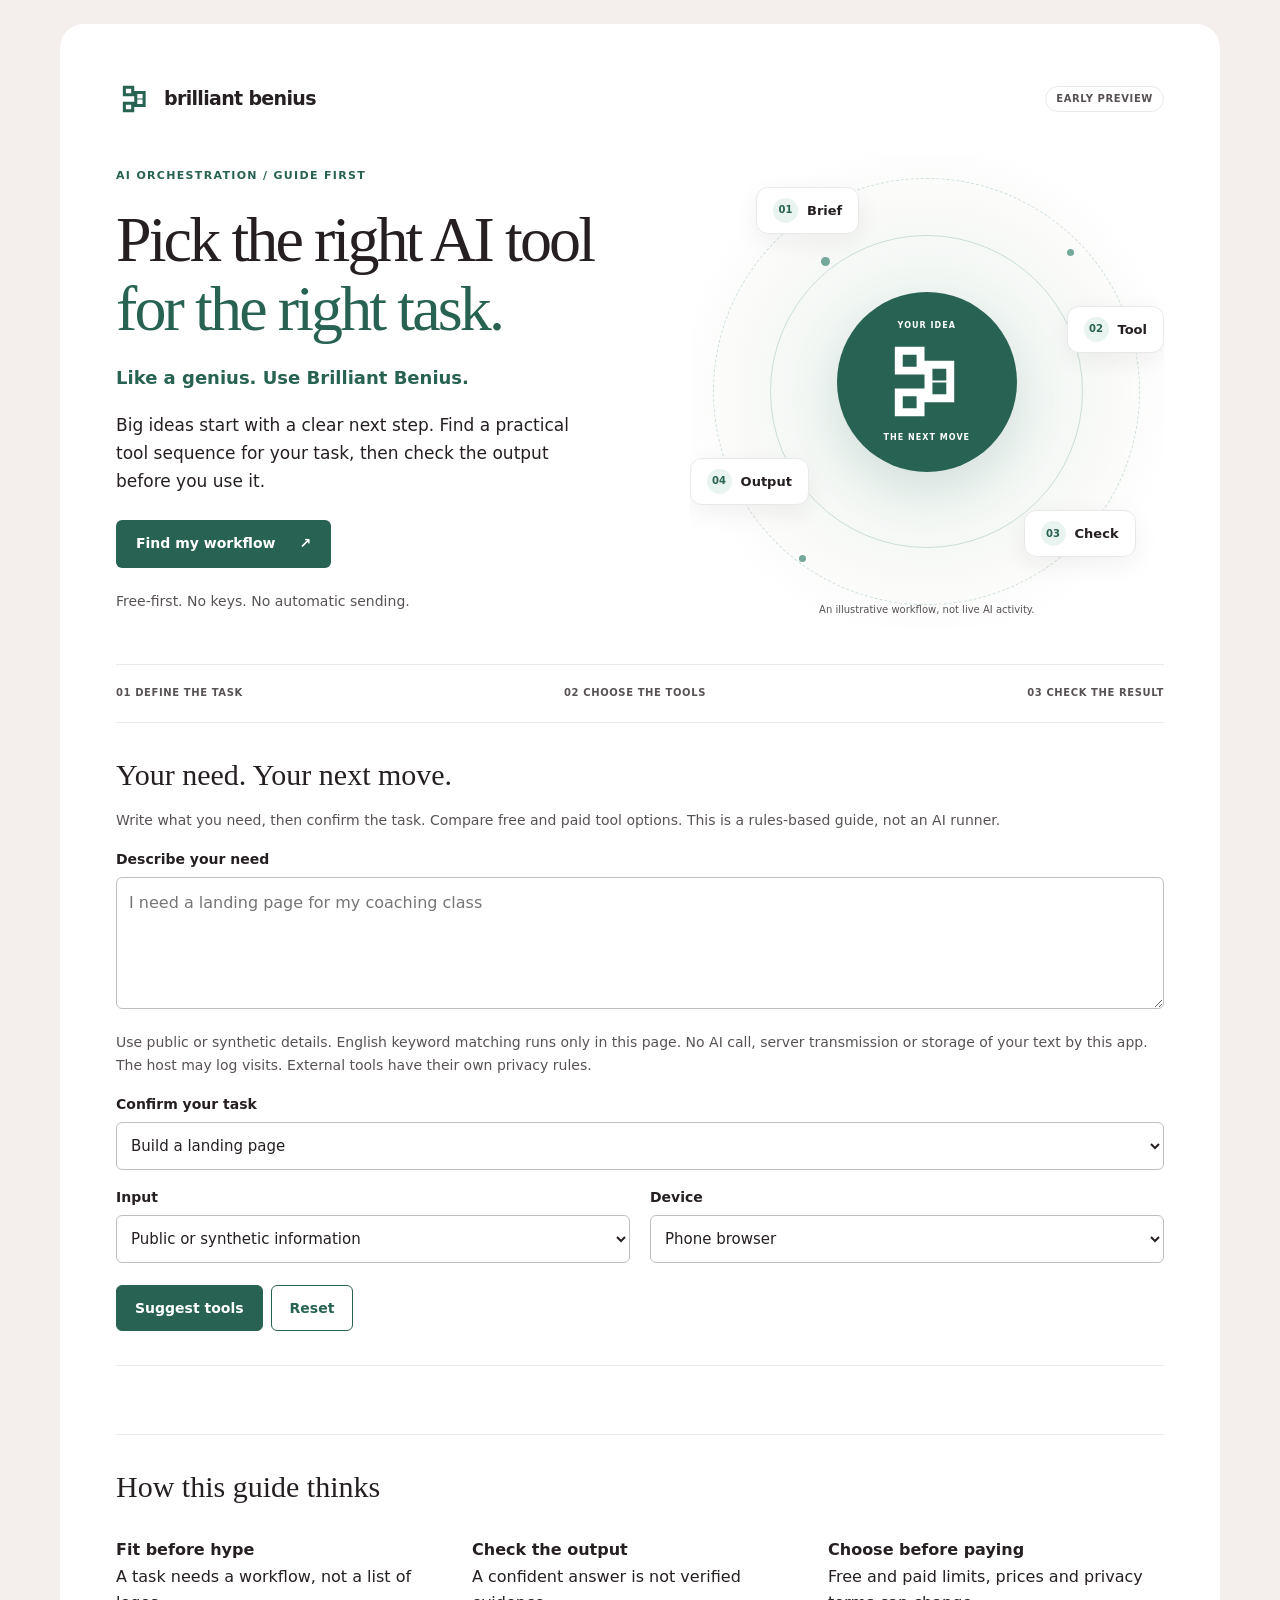
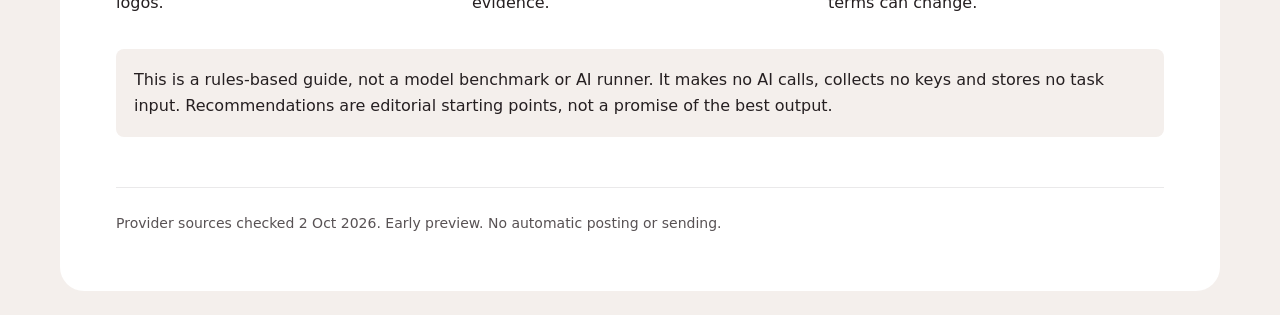
<file: index.html>
<!doctype html><html lang="en"><head><meta charset="utf-8"><meta name="viewport" content="width=device-width,initial-scale=1"><title>Brilliant Benius - early preview</title><link rel="stylesheet" href="style.css?v=needs1"></head><body><main><header><div class="brand-row"><div class="brand"><img class="brand-logo" src="mark-03.svg" alt="Benius Steps logo"> brilliant benius</div><span class="preview-label">EARLY PREVIEW</span></div><div class="hero"><div class="hero-copy"><p class="eyebrow">AI ORCHESTRATION / GUIDE FIRST</p><h1>Pick the right AI tool<br><span>for the right task.</span></h1><p class="tagline">Like a genius. Use Brilliant Benius.</p><p class="lead">Big ideas start with a clear next step. Find a practical tool sequence for your task, then check the output before you use it.</p><a href="#choose" class="hero-cta">Find my workflow <span aria-hidden="true">↗</span></a><p class="sub">Free-first. No keys. No automatic sending.</p></div><div class="flow-visual" aria-label="Illustration: brief, tool, check, output"><div class="orbit orbit-one"></div><div class="orbit orbit-two"></div><div class="core"><span>YOUR IDEA</span><img class="core-logo" src="mark-03-inverse.svg" alt=""><span>THE NEXT MOVE</span></div><div class="flow-chip chip-one"><span>01</span> Brief</div><div class="flow-chip chip-two"><span>02</span> Tool</div><div class="flow-chip chip-three"><span>03</span> Check</div><div class="flow-chip chip-four"><span>04</span> Output</div><span class="spark spark-one"></span><span class="spark spark-two"></span><p class="visual-caption">An illustrative workflow, not live AI activity.</p></div></div><div class="hero-bottom"><span>01 DEFINE THE TASK</span><span>02 CHOOSE THE TOOLS</span><span>03 CHECK THE RESULT</span></div></header><section aria-labelledby="choose"><h2 id="choose">Your need. Your next move.</h2><p class="sub">Write what you need, then confirm the task. Compare free and paid tool options. This is a rules-based guide, not an AI runner.</p><form id="chooser"><label for="need">Describe your need</label><textarea id="need" maxlength="2000" rows="4" placeholder="I need a landing page for my coaching class"></textarea><p class="sub">Use public or synthetic details. English keyword matching runs only in this page. No AI call, server transmission or storage of your text by this app. The host may log visits. External tools have their own privacy rules.</p><p id="match-status" role="status"></p><label for="task">Confirm your task</label><select id="task" name="task"></select><div class="fields"><div><label for="privacy">Input</label><select id="privacy"><option value="public">Public or synthetic information</option><option value="private">Private or sensitive information</option></select></div><div><label for="device">Device</label><select id="device"><option value="phone">Phone browser</option><option value="computer">Computer available</option></select></div></div><button type="submit">Suggest tools</button><button id="reset" type="button" class="secondary">Reset</button></form></section><section id="result" aria-live="polite"></section><section><h2>How this guide thinks</h2><div class="principles"><p><strong>Fit before hype</strong><br>A task needs a workflow, not a list of logos.</p><p><strong>Check the output</strong><br>A confident answer is not verified evidence.</p><p><strong>Choose before paying</strong><br>Free and paid limits, prices and privacy terms can change.</p></div><p class="notice">This is a rules-based guide, not a model benchmark or AI runner. It makes no AI calls, collects no keys and stores no task input. Recommendations are editorial starting points, not a promise of the best output.</p></section><footer>Provider sources checked 2 Oct 2026. Early preview. No automatic posting or sending.</footer></main><script src="catalog.js?v=needs1"></script><script src="app.js?v=needs1"></script><script>const frame=new URLSearchParams(location.search).get('frame');if(frame!==null){document.documentElement.style.setProperty('--frame-time',(-Number(frame))+'s');document.documentElement.classList.add('capture-frame');}</script></body></html>
</file>
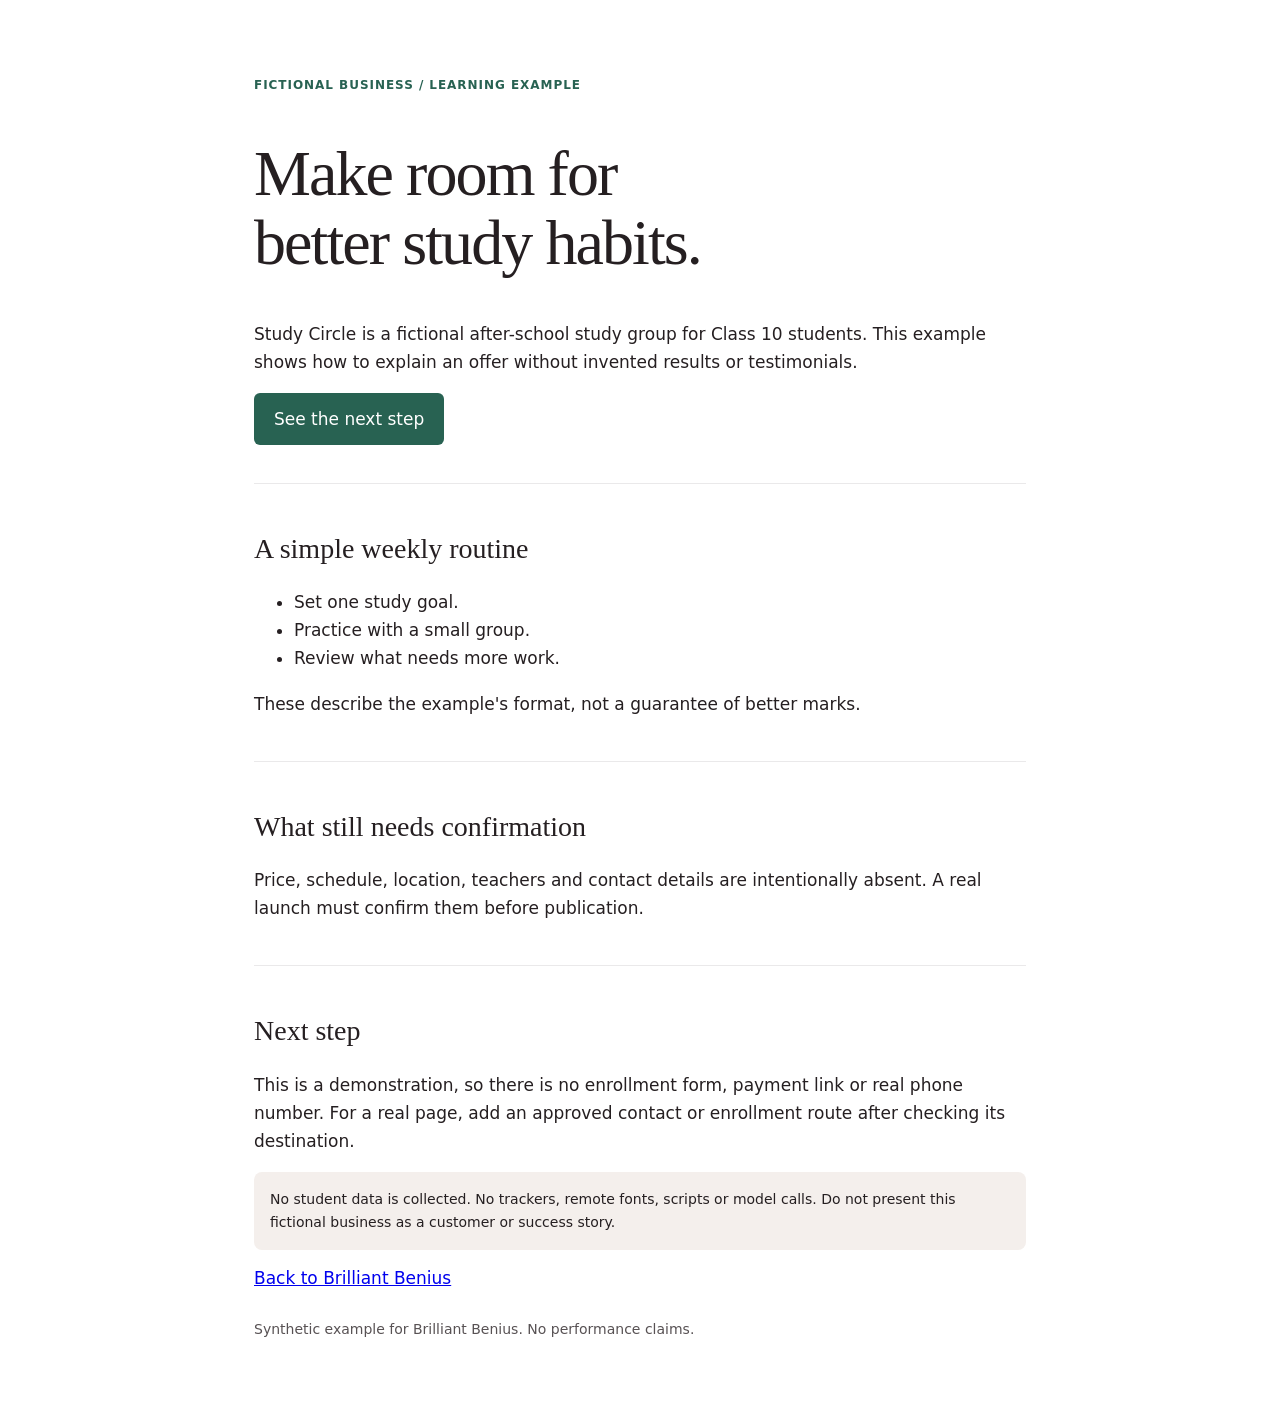
<file: landing-page.html>
<!doctype html><html lang="en"><head><meta charset="utf-8"><meta name="viewport" content="width=device-width,initial-scale=1"><title>Study Circle - synthetic example</title><style>*{box-sizing:border-box}body{margin:0;font:17px/1.65 system-ui;color:#251f21;background:#fff}main{max-width:900px;margin:auto;padding:clamp(24px,6vw,64px)}.label{font-size:12px;letter-spacing:.08em;color:#286252;font-weight:700}h1{font:normal clamp(38px,6vw,64px)/1.08 Georgia;letter-spacing:-.03em}h2{font:normal 28px Georgia}header{padding-bottom:38px}section{border-top:1px solid #eae9ea;padding:26px 0}.button{display:inline-block;padding:12px 20px;background:#286252;color:white;border-radius:6px;text-decoration:none;min-height:48px}a:focus-visible{outline:3px solid #73a89a;outline-offset:3px}.note{background:#f4efec;padding:16px;border-radius:8px;font-size:14px}footer{color:#585254;font-size:14px}</style></head><body><main><p class="label">FICTIONAL BUSINESS / LEARNING EXAMPLE</p><header><h1>Make room for<br>better study habits.</h1><p>Study Circle is a fictional after-school study group for Class 10 students. This example shows how to explain an offer without invented results or testimonials.</p><a class="button" href="#next-step">See the next step</a></header><section><h2>A simple weekly routine</h2><ul><li>Set one study goal.</li><li>Practice with a small group.</li><li>Review what needs more work.</li></ul><p>These describe the example's format, not a guarantee of better marks.</p></section><section><h2>What still needs confirmation</h2><p>Price, schedule, location, teachers and contact details are intentionally absent. A real launch must confirm them before publication.</p></section><section id="next-step" tabindex="-1"><h2>Next step</h2><p>This is a demonstration, so there is no enrollment form, payment link or real phone number. For a real page, add an approved contact or enrollment route after checking its destination.</p><p class="note">No student data is collected. No trackers, remote fonts, scripts or model calls. Do not present this fictional business as a customer or success story.</p><a href="index.html">Back to Brilliant Benius</a></section><footer>Synthetic example for Brilliant Benius. No performance claims.</footer></main></body></html>
</file>
<file: style.css>
:root{color-scheme:light;--ink:#251f21;--muted:#585254;--teal:#286252;--line:#eae9ea}*{box-sizing:border-box}html{scroll-behavior:smooth}body{margin:0;background:#f4efec;color:var(--ink);font:16px/1.65 system-ui,sans-serif}main{max-width:1160px;margin:24px auto;background:white;padding:clamp(24px,5vw,56px);border-radius:24px}header{padding-bottom:0}.brand-row{display:flex;justify-content:space-between;align-items:center;gap:12px}.brand{display:flex;gap:10px;align-items:center;font-size:19px;font-weight:700;letter-spacing:-.035em}.brand-icon{background:var(--teal);color:white;width:36px;height:36px;border-radius:10px;display:grid;place-items:center;font:700 24px Georgia}.preview-label{border:1px solid var(--line);padding:4px 10px;border-radius:20px;font-size:10px;font-weight:700;letter-spacing:.06em;color:var(--muted)}.hero{display:grid;grid-template-columns:1.15fr 1fr;gap:28px;align-items:center;padding:36px 0}.eyebrow{font-size:11px;font-weight:700;color:var(--teal);letter-spacing:.12em}h1{font:normal clamp(40px,5vw,66px)/1.08 Georgia,serif;letter-spacing:-.045em;margin:20px 0}h1 span{color:var(--teal)}h2{font:normal 30px/1.2 Georgia,serif;margin:0 0 16px}h3{font-size:17px;margin-top:28px}.lead{font-size:17px;max-width:460px}.sub,footer{color:var(--muted);font-size:14px}.hero-cta{display:inline-flex;align-items:center;gap:24px;text-decoration:none;color:white;background:var(--teal);padding:12px 20px;border-radius:6px;font-size:14px;font-weight:700;margin:8px 0;min-height:48px}.hero-cta:hover,button:hover{transform:translateY(-2px);box-shadow:0 6px 16px #28625224}.hero-bottom{border-top:1px solid var(--line);display:flex;justify-content:space-between;gap:14px;padding:20px 0;font-size:10px;font-weight:700;color:var(--muted);letter-spacing:.06em}.flow-visual{position:relative;aspect-ratio:1/1;min-width:0;background:radial-gradient(ellipse at center,#e9f3ef 0%,#f9faf8 55%,#fff 75%);border-radius:24px}.core{position:absolute;left:31%;top:29%;width:38%;height:38%;background:var(--teal);color:white;border-radius:50%;display:flex;align-items:center;justify-content:center;flex-direction:column;box-shadow:0 18px 50px #28625225;animation:pulse 4s ease-in-out infinite}.core strong{font:normal 72px/1 Georgia}.core span{font-size:8px;letter-spacing:.13em;font-weight:600}.orbit{position:absolute;border:1px solid #73a89a55;border-radius:50%;inset:17%;animation:orbit 18s linear infinite}.orbit:after{content:'';position:absolute;top:7%;left:16%;width:9px;height:9px;background:#73a89a;border-radius:50%}.orbit-two{inset:5%;animation-direction:reverse;animation-duration:24s;border-style:dashed}.flow-chip{position:absolute;display:flex;align-items:center;gap:9px;background:white;box-shadow:0 7px 24px #251f2110;border:1px solid #eae9ea;border-radius:12px;padding:10px 16px;font-size:13px;font-weight:600;animation:float 4s ease-in-out infinite}.flow-chip span{background:#e9f3ef;color:var(--teal);font-size:10px;border-radius:50%;width:25px;height:25px;display:grid;place-items:center}.chip-one{top:7%;left:14%}.chip-two{top:32%;right:0;animation-delay:-1s}.chip-three{bottom:15%;right:6%;animation-delay:-2s}.chip-four{bottom:26%;left:0;animation-delay:-3s}.spark{position:absolute;width:7px;height:7px;background:#73a89a;border-radius:50%;animation:pulse 3s ease-in-out infinite}.spark-one{top:20%;right:19%}.spark-two{bottom:14%;left:23%}.visual-caption{position:absolute;bottom:-14px;left:0;width:100%;text-align:center;font-size:10px;color:var(--muted)}section{border-top:1px solid var(--line);padding:34px 0}.fields,.principles{display:grid;grid-template-columns:1fr 1fr;gap:20px}.principles{grid-template-columns:repeat(3,1fr)}label{display:block;font-size:14px;font-weight:650;margin:16px 0 6px}select{width:100%;min-height:48px;background:white;border:1px solid #c0bebf;border-radius:6px;color:var(--ink);padding:10px;font:inherit;font-size:15px}button{min-height:46px;margin:22px 8px 0 0;padding:10px 18px;border:1px solid var(--teal);border-radius:6px;color:white;background:var(--teal);font:600 14px system-ui;cursor:pointer;transition:transform .2s,box-shadow .2s}.secondary{background:white;color:var(--teal)}button:focus-visible,select:focus-visible,a:focus-visible{outline:3px solid #73a89a;outline-offset:3px}.notice{background:#f4efec;padding:18px;border-radius:8px}li{padding:7px 0}pre{white-space:pre-wrap;overflow-wrap:anywhere;font:14px/1.65 system-ui;background:#f7f8f7;padding:18px;border:1px solid var(--line);border-radius:8px}a{color:var(--teal);text-underline-offset:4px}a.hero-cta{color:white}footer{border-top:1px solid var(--line);padding-top:24px}#result{opacity:1}.capture-frame .orbit,.capture-frame .core,.capture-frame .flow-chip,.capture-frame .spark{animation-delay:var(--frame-time)!important;animation-play-state:paused!important}@keyframes orbit{to{transform:rotate(360deg)}}@keyframes float{0%,100%{transform:translateY(0)}50%{transform:translateY(-8px)}}@keyframes pulse{0%,100%{transform:scale(1)}50%{transform:scale(1.04)}}@keyframes appear{from{opacity:0;transform:translateY(8px)}to{opacity:1;transform:translateY(0)}}@media(max-width:650px){main{margin:0;border-radius:0}.hero{grid-template-columns:1fr;gap:8px;padding:26px 0}.flow-visual{width:100%;max-width:350px;margin:0 auto 18px}.hero-bottom{font-size:8px;gap:8px}.fields,.principles{grid-template-columns:1fr;gap:4px}.lead{font-size:16px}h1{font-size:48px}.brand{font-size:17px}.preview-label{font-size:8px;padding:4px 6px}}@media(prefers-reduced-motion:reduce){html{scroll-behavior:auto}*,*:before,*:after{animation:none!important;transition:none!important}}

.tagline{font-size:18px;font-weight:600;color:var(--teal)}

.brand-logo{width:38px;height:38px}.core-logo{width:55%;height:55%}

.flow-visual{overflow:hidden}

.visual-caption{bottom:0}

textarea{width:100%;padding:12px;font:inherit;border:1px solid #c0bebf;border-radius:6px;resize:vertical;min-height:100px}textarea:focus-visible{outline:3px solid #73a89a;outline-offset:3px}.tool-options{display:grid;grid-template-columns:repeat(auto-fit,minmax(min(100%,260px),1fr));gap:16px}.tool-option{padding:18px;background:#f4efec;border-radius:8px}.tool-option h4{margin:0 0 10px;font-size:18px}.tool-option p{margin:10px 0}#match-status:not(:empty){padding:12px;background:#f4efec}
</file>
